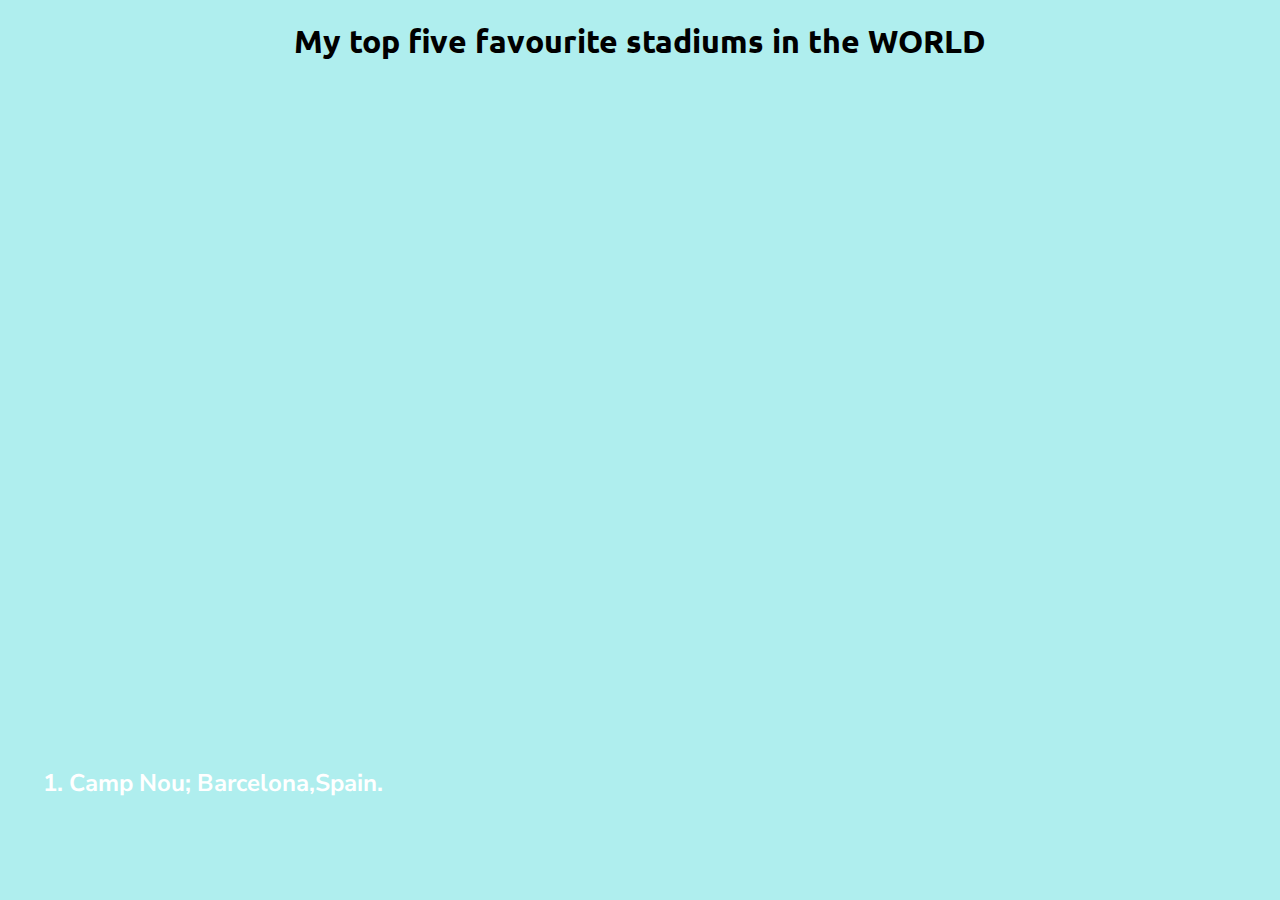
<file: 1)Card Expansion/index.html>
<!DOCTYPE html>
<html lang="en" dir="ltr">

<head>
  <meta charset="utf-8">
  <meta name="viewport" content="width=device-width, initial-scale=1.0">

  <!-- CSS Styles -->
  <link rel="stylesheet" href="styles.css">
  <!-- Google Fonts -->
  <link rel="preconnect" href="https://fonts.googleapis.com">
<link rel="preconnect" href="https://fonts.gstatic.com" crossorigin>
<link href="https://fonts.googleapis.com/css2?family=Nunito+Sans&family=Ubuntu:ital,wght@1,700&display=swap" rel="stylesheet">

  <title>Card Expansion</title>
</head>

<body>
<h1>My top five favourite stadiums in the WORLD</h1>
<div class="container">
  <div class="panel active" style="background-image: url('https://images.unsplash.com/photo-1575343406274-b62ac3a76863?ixid=MnwxMjA3fDB8MHxwaG90by1wYWdlfHx8fGVufDB8fHx8&ixlib=rb-1.2.1&auto=format&fit=crop&w=1227&q=80')">
    <h3>1. Camp Nou; Barcelona,Spain.</h3>
  </div>

  <div class="panel" style="background-image: url('https://wallpapercave.com/wp/wp4043347.jpg')">
    <h3>2. Estadio Maracana; Rio de Janeiro,Brazil.</h3>
  </div>

  <div class="panel" style="background-image: url('https://img.fcbayern.com/image/upload/v1601372223/cms/public/images/fcbayern-com/media/images/homepage/stadien/allianz-arena/arena_ima_111205.jpg')">
    <h3>3. The Allianz Arena; Munich,Germany.</h3>
  </div>

  <div class="panel" style="background-image: url('https://www.businessinsider.in/photo/83514560/a-soccer-fan-is-in-serious-condition-after-falling-at-wembley-stadium-during-a-euro-2020-match.jpg?imgsize=412477')">
    <h3>4. Wembley, London,United Kingdom</h3>
  </div>

  <div class="panel" style="background-image: url('https://wallpaperaccess.com/full/2470726.jpg')">
    <h3>5. San Siro Stadium; Milan,Italy</h3>
  </div>

</div>

  <script src="script.js"></script>
</body>

</html>
</file>
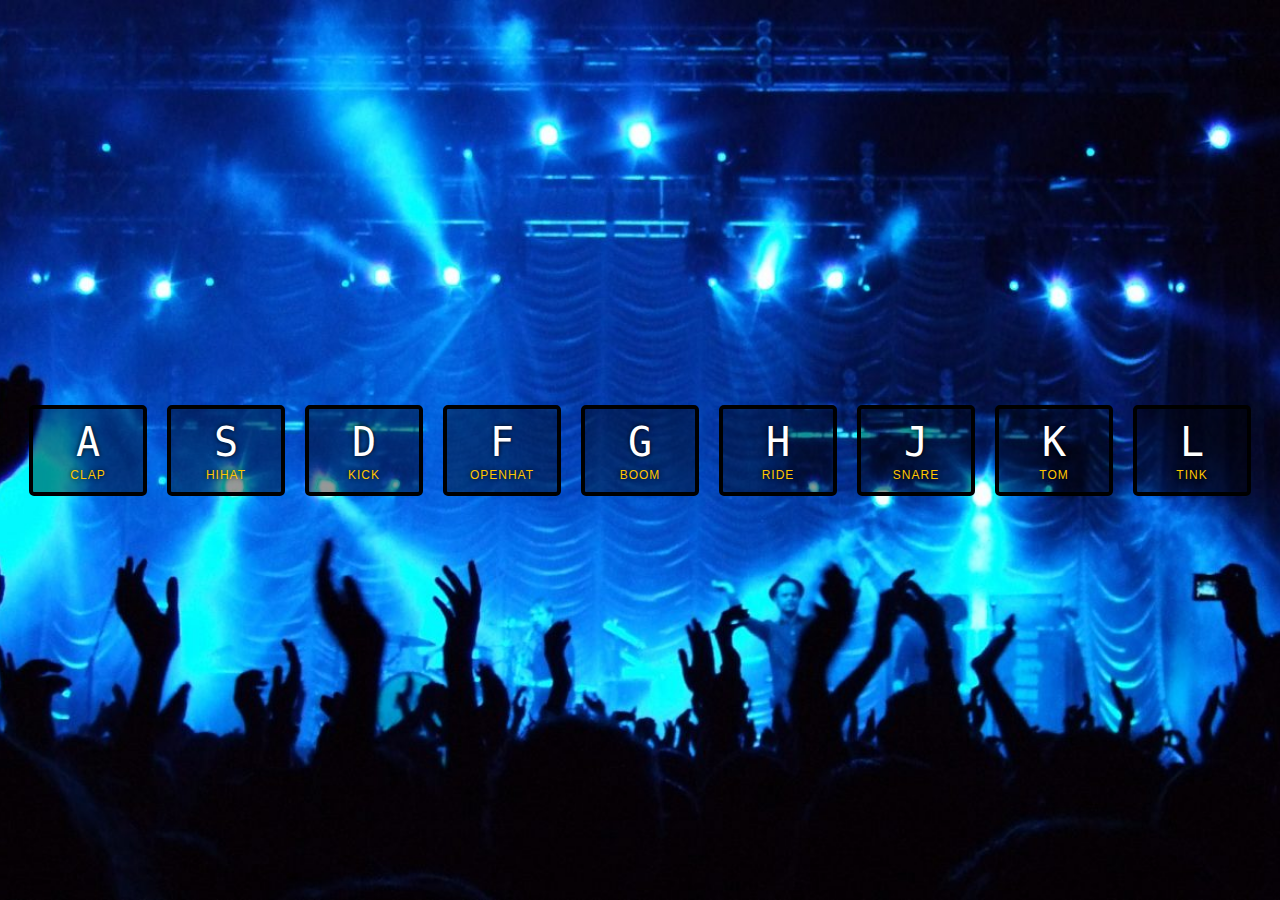
<file: 3)Drum Set/index.html>
<!DOCTYPE html>
<html lang="en">
<head>
  <meta charset="UTF-8">
  <title>JS Drum Kit</title>
  <link rel="stylesheet" href="style.css">
</head>
<body>


  <div class="keys">
    <div data-key="65" class="key">
      <kbd>A</kbd>
      <span class="sound">clap</span>
    </div>
    <div data-key="83" class="key">
      <kbd>S</kbd>
      <span class="sound">hihat</span>
    </div>
    <div data-key="68" class="key">
      <kbd>D</kbd>
      <span class="sound">kick</span>
    </div>
    <div data-key="70" class="key">
      <kbd>F</kbd>
      <span class="sound">openhat</span>
    </div>
    <div data-key="71" class="key">
      <kbd>G</kbd>
      <span class="sound">boom</span>
    </div>
    <div data-key="72" class="key">
      <kbd>H</kbd>
      <span class="sound">ride</span>
    </div>
    <div data-key="74" class="key">
      <kbd>J</kbd>
      <span class="sound">snare</span>
    </div>
    <div data-key="75" class="key">
      <kbd>K</kbd>
      <span class="sound">tom</span>
    </div>
    <div data-key="76" class="key">
      <kbd>L</kbd>
      <span class="sound">tink</span>
    </div>
  </div>

  <audio data-key="65" src="sounds/clap.wav"></audio>
  <audio data-key="83" src="sounds/hihat.wav"></audio>
  <audio data-key="68" src="sounds/kick.wav"></audio>
  <audio data-key="70" src="sounds/openhat.wav"></audio>
  <audio data-key="71" src="sounds/boom.wav"></audio>
  <audio data-key="72" src="sounds/ride.wav"></audio>
  <audio data-key="74" src="sounds/snare.wav"></audio>
  <audio data-key="75" src="sounds/tom.wav"></audio>
  <audio data-key="76" src="sounds/tink.wav"></audio>

<script>
  function removeTransition(e) {
    if (e.propertyName !== 'transform') return;
    e.target.classList.remove('playing');
  }

  function playSound(e) {
    const audio = document.querySelector(`audio[data-key="${e.keyCode}"]`);
    const key = document.querySelector(`div[data-key="${e.keyCode}"]`);
    if (!audio) return;

    key.classList.add('playing');
    audio.currentTime = 0;
    audio.play();
  }

  const keys = Array.from(document.querySelectorAll('.key'));
  keys.forEach(key => key.addEventListener('transitionend', removeTransition));
  window.addEventListener('keydown', playSound);
</script>


</body>
</html>
</file>
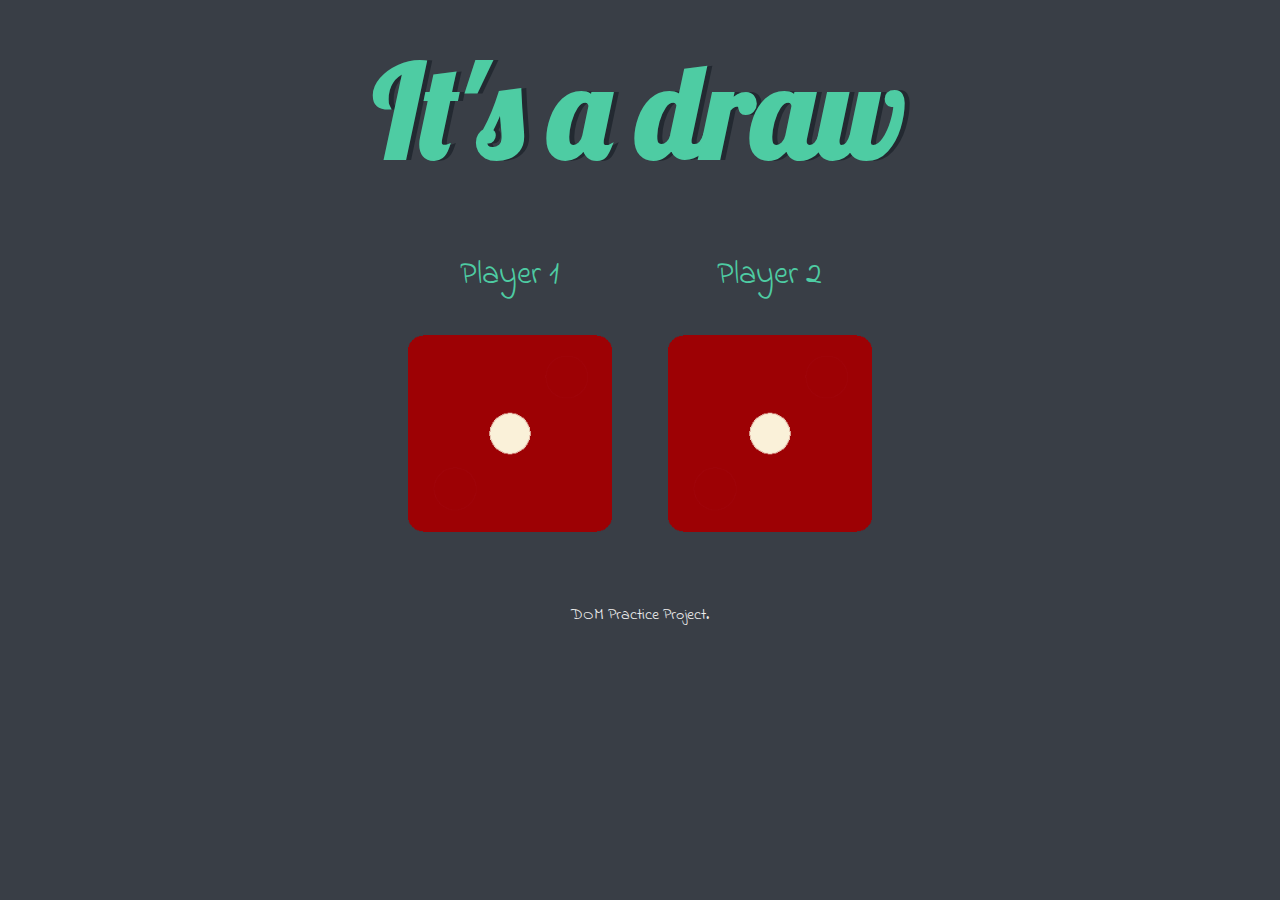
<file: 4)DOM Practice (DICE GAME)/index.html>
<!DOCTYPE html>
<html lang="en" dir="ltr">

<head>
  <meta charset="utf-8">
  <title>Dicee</title>
  <link rel="stylesheet" href="styles.css">
  <link href="https://fonts.googleapis.com/css?family=Indie+Flower|Lobster" rel="stylesheet">

</head>

<body>

  <div class="container">
    <h1>Refresh Me</h1>

    <div class="dice">
      <p>Player 1</p>
      <img class="img1" src="images/dice1.png">
    </div>

    <div class="dice">
      <p>Player 2</p>
      <img class="img2" src="images/dice2.png">
    </div>

  </div>

  <script src="script.js" charset="utf-8"></script>
</body>

<footer>
  DOM Practice Project.
</footer>

</html>
</file>
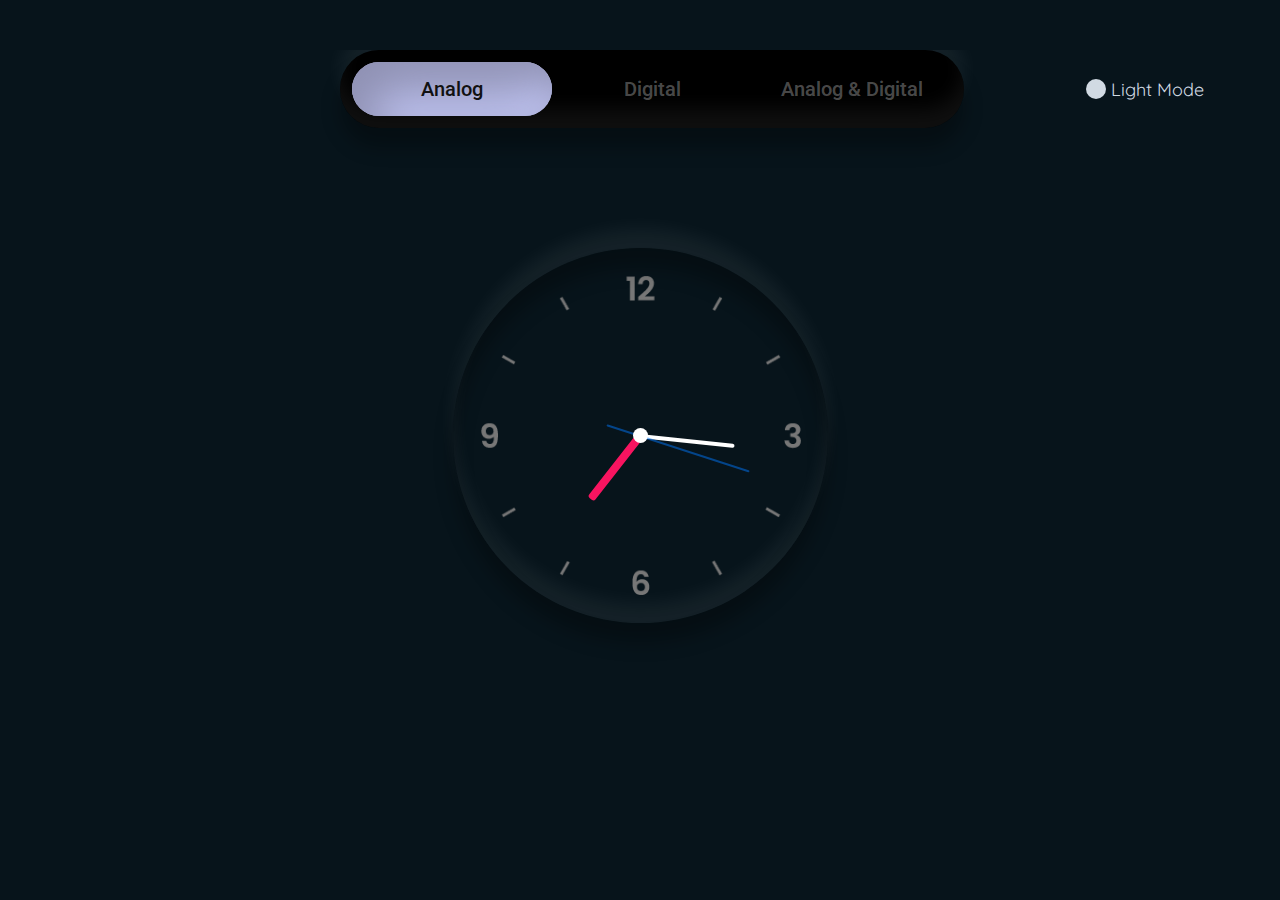
<file: 5) Live Clock/index.html>
<!DOCTYPE html>
<html lang="en">

<head>
    <meta charset="UTF-8">
    <meta http-equiv="X-UA-Compatible" content="IE=edge">
    <meta name="viewport" content="width=device-width, initial-scale=1.0">
    <title>Document</title>
    <link rel="stylesheet" href="style.css">
    <link rel="shortcut icon" type="image/jpg" href="favicon.png" />
    <script src="https://ajax.googleapis.com/ajax/libs/jquery/3.5.1/jquery.min.js"></script>
</head>

<body>
    <div class="main">
        <div class="header">
            <div class="toggleClass" onclick="toggleClass()"></div>
            <div class="tabs">
                <input type="radio" name="tabs" id="radio-1" onclick="tab1()" checked />
                <label for="radio-1" class="tab">Analog</label>
                <input type="radio" name="tabs" id="radio-2" onclick="tab2()" />
                <label for="radio-2" class="tab">Digital</label>
                <input type="radio" name="tabs" id="radio-3" onclick="tab3()" />
                <label for="radio-3" class="tab">Analog & Digital</label>
                <span class="glider"></span>
            </div>
        </div>

        <div id="content1" class="content">
            <div id="analog" class="clock">
                <div class="analog">
                    <div class="hours">
                        <div class="hr" id="hr">

                        </div>
                    </div>

                    <div class="min">
                        <div class="mn" id="mn">

                        </div>
                    </div>

                    <div class="sec">
                        <div class="sc" id="sc">

                        </div>
                    </div>
                </div>
            </div>
        </div>
        <div id="content2" class="content">
            <div id="digital" class="clock digital">
                <div id="time">
                    <div><span id="hour">00</span><span>Hours</span></div>
                    <div><span id="minutes">00</span><span>Minutes</span></div>
                    <div><span id="seconds">00</span><span>Seconds</span></div>
                    <div><span id="ampm">AM</span></div>
                </div>
            </div>
        </div>
        <div id="content3" class="content">
            <div class="clock-container">
                <div class="clock-digital">
                  <div class="date"></div>
                  <div class="time"></div>
                  <div class="day"> </div>
                </div>
                <div class="clock-analog">
                  <div class="spear"></div>
                  <div class="hour"></div>
                  <div class="minute"></div>
                  <div class="second"></div>
                  <div class="dail"></div>
                </div>
              </div>
        </div>
    </div>
    <script src="main.js"></script>
    <!-- partial -->
    
</body>

</html>
</file>
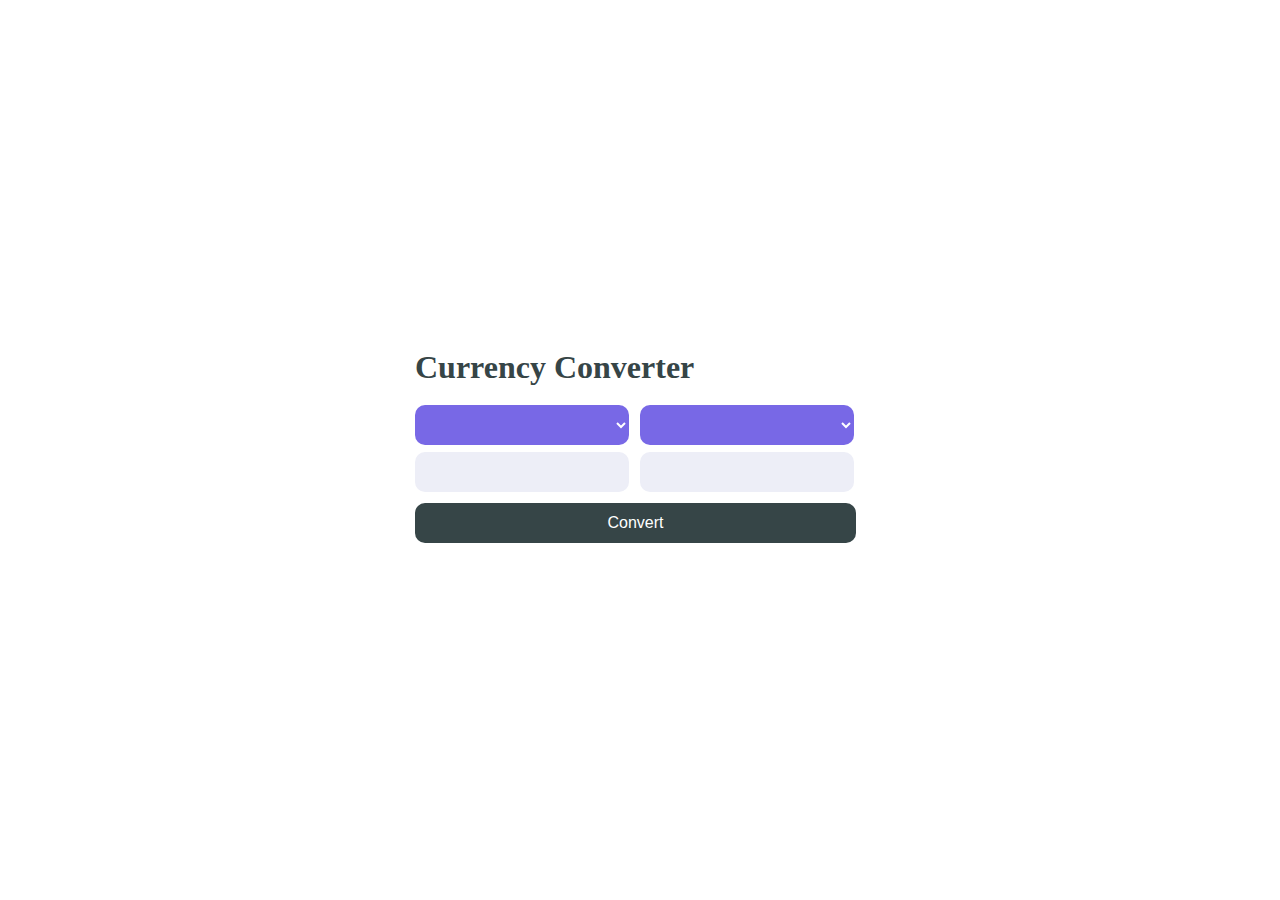
<file: Currency Converter/index.html>
<!DOCTYPE html>
<html lang="en">
<head>
    <meta charset="UTF-8">
    <meta http-equiv="X-UA-Compatible" content="IE=edge">
    <meta name="viewport" content="width=device-width, initial-scale=1.0">
    <title>Currency Converter</title>
    <link rel="stylesheet" href="style.css">
</head>
<body>
    <div class="container">
        <h1>Currency Converter</h1>
        <div class="box">
            <div class="left-box">
                <select name="currency" class="currency"></select>
                <input type="number" name="" id="num">
            </div>
            <div class="right-box">
                <select name="currency" class="currency"></select>
                <input type="text" name="" id="ans" disabled>
            </div>
        </div>
        <button class="btn" id="btn">Convert</button>
    </div>

    <script src="main.js"></script>
</body>
</html>
</file>
<file: 1)Card Expansion/styles.css>
h1 {
  font-family: 'Ubuntu', sans-serif;
}

body {
  background-color: #AFEEEE;
  text-align: center;
}

/* CONTAINER STYLING */
.container {
  display: flex;

}

.panel {
  background-size: auto 100%;
  background-repeat: no-repeat;
  background-position: center;
  height: 80vh;
  border-radius: 50px;
  cursor: pointer;
  flex: 0.5;
  position: relative;
  margin: 15px;
  transition: flex 0.6s ease-in;
}

.panel h3 {
  font-family: 'Nunito Sans', sans-serif;
  color: white;
  font-size: 24px;
  position: absolute;
  bottom: 20px;
  left: 20px;
  margin: 0;
  opacity: 0;
}

.panel.active {
  flex: 5;
}

.panel.active h3 {
  opacity: 1;
  transition: opacity 0.3s ease-in 0.4s;
}
</file>
<file: 3)Drum Set/style.css>
html {
  font-size: 10px;
  background: url('./concertBanner.jpg') bottom center;
  background-size: cover;
}

body,html {
  margin: 0;
  padding: 0;
  font-family: sans-serif;
}

.keys {
  display: flex;
  flex: 1;
  min-height: 100vh;
  align-items: center;
  justify-content: center;
}

.key {
  border: .4rem solid black;
  border-radius: .5rem;
  margin: 1rem;
  font-size: 1.5rem;
  padding: 1rem .5rem;
  transition: all .07s ease;
  width: 10rem;
  text-align: center;
  color: white;
  background: rgba(0,0,0,0.4);
  text-shadow: 0 0 .5rem black;
}

.playing {
  transform: scale(1.1);
  border-color: #ffc600;
  box-shadow: 0 0 1rem #ffc600;
}

kbd {
  display: block;
  font-size: 4rem;
}

.sound {
  font-size: 1.2rem;
  text-transform: uppercase;
  letter-spacing: .1rem;
  color: #ffc600;
}
</file>
<file: 4)DOM Practice (DICE GAME)/styles.css>
.container {
  width: 70%;
  margin: auto;
  text-align: center;
}

.dice {
  text-align: center;
  display: inline-block;

}

body {
  background-color: #393E46;
}

h1 {
  margin: 30px;
  font-family: 'Lobster', cursive;
  text-shadow: 5px 0 #232931;
  font-size: 8rem;
  color: #4ECCA3;
}

p {
  font-size: 2rem;
  color: #4ECCA3;
  font-family: 'Indie Flower', cursive;
}

img {
  width: 80%;
}

footer {
  margin-top: 5%;
  color: #EEEEEE;
  text-align: center;
  font-family: 'Indie Flower', cursive;

}
</file>
<file: 5) Live Clock/style.css>
@import url('https://fonts.googleapis.com/css2?family=Roboto:wght@300;500&display=swap');  
@import url('https://fonts.googleapis.com/css2?family=Quicksand:wght@500&display=swap');
@import url("https://fonts.googleapis.com/css?family=BenchNine:300,400");

*{  
    padding: 0;  
    margin: 0;  
    box-sizing: border-box;  
    font-family: 'Roboto', sans-serif  
}
/* Body */
body{
    font-family: "Inter",sans-serif;
    background: #07141b;
    transition: .5s;  
}

body.light {
    background: #d1dae3;
}

/* Main Container */
.main{  
	width: 100%;  
	margin: 50px auto;  
	position: relative;  
	overflow: hidden;  
	height: 650px;  
}

/* Header */
.header{
    display: flex;
    justify-content: center;
    align-items: center;
}
    /* Navigation Menu */
.tabs{
    display: flex;
    background-color: #000;
    box-shadow: 0em -1.2em 1.2em rgba(255, 255, 255, 0.06),
                inset 0em -1.2em 1.2em rgba(255, 255, 255, 0.06),
                0em 1.2em 1.2em rgba(0, 0, 0, 0.3),
                inset 0em 1.2em 1.2em rgba(0, 0, 0, 0.3);
    padding: 0.75rem;
    border-radius: 99px;
	transition: .5s;
}
body.light .tabs{
    
    background-color: #d1dae3;
    box-shadow:  20px 20px 43px #b2b9c1,
             -20px 20px 43px #f0fbff;
}
.tabs *{
    z-index: 2;
}
input[type=radio]{
    display: none;
}
.tab{
    display: flex;
    align-items: center;
    justify-content: center;
    height: 54px;
    width: 200px;
    font-size: 1.25rem;
    font-weight: 500;
    border-radius: 99px;
    cursor: pointer;
    color: rgba(255, 255, 255, 0.3);
    transition: color 0.15s ease-in;
}
body.light .tab{
                     color: rgba(17, 17, 17, 0.253);
}
input[type=radio]:checked+label{
    color: #111;
}
input[id=radio-1]:checked+label~.glider{
    transform: translateX(0);
}
input[id=radio-2]:checked+label~.glider{
    transform: translateX(100%);
}
input[id=radio-3]:checked+label~.glider{
    transform: translateX(200%);
}
.glider{
    position: absolute;
    display: flex;
    height: 54px;
    width: 200px;
    background-color: #a8abd3;
    box-shadow: inset 20px 20px 43px #8f91b3,
            inset -20px -20px 43px #c1c5f3;
    z-index: 1;
    border-radius: 99px;
    transition: 0.25s ease-out;
}
body.light .glider{
    box-shadow: inset 20px 20px 43px #b2b9c1,
            inset -20px -20px 43px #f0fbff;
}

    /* Mode Switch */
.toggleClass {
    position: relative;
    right: -60%;
    width: 20px;
    margin: 2px;
    height: 20px;
    font-size: 18px;
    border-radius: 50%;
    background: #d1dae3;
    color: #d1dae3;
    font-family: 'Quicksand', sans-serif;
    cursor: pointer;
    display: flex;
    align-items: center;
}
.toggleClass:before {
    position: absolute;
    content: 'Light Mode';
    white-space: nowrap;
    left: 25px;
}
body.light .toggleClass {
    background: #091921;
    color: #091921;
    content: 'Dark Mode';
}
body.light .toggleClass:before {
    content: 'Dark Mode';
    white-space: nowrap;
}
/* Content */
.content{  
	 background: #07141b;  
	 position: absolute;  
	 padding: 20px;  
	 color: #fff;
	 width: 100%;
	 margin-top: 50px;  
	 transform: translateX(100%);  
	 transition: .5s;  
} 
body.light .content{
	background: #d1dae3;
}  
  
#content1{  
	 transform: translateX(0px);  
}   

/* Clock */
.clock{
    display: flex;
    justify-content: center;
    align-items: center;
    margin-top: 50px;
} 
 
/* Analog Clock */
.analog {
    width: 375px;
    height: 375px;
    display: flex;
    justify-content: center;
    align-items: center;
    background: url(clock.png);
    background-size: cover;
    border: 4px;
    /* box-shadow: 15px 15px 15px rgba(255, 255, 255, 0.5); */
    box-shadow: 0em -1.2em 1.2em rgba(255, 255, 255, 0.06),
                inset 0em -1.2em 1.2em rgba(255, 255, 255, 0.06),
                0em 1.2em 1.2em rgba(0, 0, 0, 0.3),
                inset 0em 1.2em 1.2em rgba(0, 0, 0, 0.3);
    border-radius: 50%;
    
    transform: translateX(0px); 
}

body.light .analog {
    box-shadow: 0em -1.2em 1.2em rgba(255, 255, 255, 0.3),
                inset 1em 1em -1em rgba(255, 255, 255, 0.3),
                0em -1.2em -1.2em rgba(0, 0, 0, 0.5),
                inset 1em -1em 1em rgba(0, 0, 0, 0.1);
}

.analog :hover {
    cursor: pointer;

}
/* The small circle int the center */
.analog:before {
    content: '';
    position: absolute;
    width: 15px;
    height: 15px;
    background: rgb(255, 255, 255);
    border-radius: 50%;

    z-index: 10000;
}

body.light .analog:before {
    background: #1a74be;
}


.analog .hours,
.analog .min,
.analog .sec {
    position: absolute;
}

/* length of respective arms; */
.analog .hours, .hr {
    width: 160px;
    height: 160px;
} 

.analog .min, .mn {
    width: 190px;
    height: 190px;
}

.analog .sec, .sc {
    width: 230px;
    height: 230px;
}


.hr, .mn, .sc {
    display: flex;
    justify-content: center;
    /* align-items: center; */
    position: absolute;
    border-radius: 50%;
    
}


.hr:before {
    content: '';
    position: absolute;
    width: 7.5px;
    height: 80px;
    background: #f81460;
    z-index: 10;
    border-radius: 2.8px;
}

.mn:before {
    content: '';
    position: absolute;
    width: 3.5px;
    height: 100px;
    background: #ffffff;
    z-index: 11;
    border-radius: 3px;
}

body.light .mn:before {
    background: #091921;

}

.sc:before {
    content: '';
    position: absolute;
    width: 2px;
    height: 150px;
    background: #0075fa80;
    z-index: 12;
    border-radius: 3px;
}

/* Digital Clock */
.digital #time{
    margin-top: 50px;
    display: flex;
    
}

.digital #time div{
    position: relative;
    margin: 0 5px;
    -webkit-box-reflect: below 1px linear-gradient(transparent,#0004);
}

.digital #time div span{
    position: relative;
    display: block;
    width: 160px;
    height: 120px;
    background: #2196f3;
    color: #fff;
    font-weight: 300;
    display: flex;
    justify-content: center;
    align-items: center;
    font-size: 5em;
    z-index: 10;
    box-shadow: 0 0 0 1px rgba(0, 0, 0, 0.2);
}

.digital #time div span:nth-child(2){
    height: 30px;
    font-size: 1em;
    letter-spacing: 0.2em;
    font-weight: 500;
    z-index: 9;
    box-shadow: none;
    background: #127fd6;
    text-transform: uppercase;
}

.digital #time div:nth-last-child(2) span{
    background: #ff006a;
}

.digital #time div:nth-last-child(2) span:nth-child(2){
    background: #ec0062;
}

.digital #time div:nth-last-child(1) span{
    position: absolute;
    bottom: 0;
    width: 60px;
    height: 40px;
    font-size: 1.5em;
    font-weight: 500;
    background: #fff;
    color: #000;
    -webkit-box-reflect: below 1px linear-gradient(transparent,#0004);
}

/* Digital & Analog clock */

.clock-container {
    position: fixed;
    margin-top: 150px;
    left: 50%;
    top: 200%;
    transform: translate(-50%, -50%);
    width: 480px;
    height: 480px;
    border-radius: 50%;
    overflow: hidden;
    background: #111;
    box-shadow: 0 0 25px 3px #000, 0 0 10px rgba(0, 0, 0, 0.8) inset;
}
body.light .clock-container{
    box-shadow: 0 0 25px 3px #fff, 0 0 10px rgba(255, 255, 255, 0.8) inset;
}

.clock-container .spear {
  position: absolute;
  width: 220px;
  height: 1px;
  background: red;
  left: 50%;
  top: 50%;
  transform: translateY(-50%);
  z-index: 200;
  box-shadow: 0 3px 3px rgba(0, 0, 0, 0.4);
}
.clock-container .spear:after {
  content: '';
  position: absolute;
  border: 7px solid transparent;
  border-right-color: red;
  right: 0;
  top: -7px;
}
.clock-container .spear:before {
  content: '';
  position: absolute;
  border: 7px solid transparent;
  border-left-color: red;
  left: 2px;
  top: -7px;
}
.clock-container .clock-analog {
  width: 440px;
  height: 440px;
  border-radius: 50%;
  margin: 20px;
  background: #fff;
  z-index: 5;
  position: relative;
  box-shadow: 0 0 25px 3px #000 inset;
}
.clock-container .clock-analog .second, 
.clock-container .clock-analog .minute, 
.clock-container .clock-analog .hour {
  width: 20px;
  height: 20px;
  position: absolute;
  left: 0;
  top: 0;
  right: 0;
  bottom: 0;
  margin: auto;
  z-index: 100;
  transition: 0.2s 0.2s ease-in;
  transform: rotate(90deg);
}
.clock-container .clock-analog .second span, 
.clock-container .clock-analog .minute span, 
.clock-container .clock-analog .hour span {
  position: absolute;
  width: 20px;
  height: 20px;
  line-height: 20px;
  text-align: center;
  transform-origin: 50%;
  z-index: 5;
}
.clock-container .clock-analog .second span, 
.clock-container .clock-analog .hour span{
  color: #111;
}
.clock-container .clock-analog .second span:after, 
.clock-container .clock-analog .minute span:after, 
.clock-container .clock-analog .hour span:after {
  content: '';
  width: 4px;
  height: 1px;
  background: #000;
  position: absolute;
  left: 130%;
  top: -10%;
  opacity: 0.3;
}
.clock-container .clock-analog .second span:nth-child(5n + 2):after, 
.clock-container .clock-analog .minute span:nth-child(5n + 2):after, 
.clock-container .clock-analog .hour span:nth-child(5n + 2):after {
  width: 7px;
  opacity: 1;
  left: 110%;
}
.clock-container .clock-analog .hour {
  z-index: 150;
  font-size: 32px;
  font-weight: 400;
}
.clock-container .clock-analog .hour span:after {
  opacity: 1;
  width: 4px;
  height: 1px;
  color: #666;
  transform: translate(5px, 12px);
}
.clock-container .clock-analog .hour:after {
  content: '';
  background: #fff;
  position: absolute;
  left: 50%;
  top: 50%;
  transform: translate(-50%, -50%);
  width: 250px;
  height: 250px;
  border-radius: 50%;
  box-shadow: 0 0 15px 2px rgba(0, 0, 0, 0.6) inset;
}
.clock-container .clock-analog .minute {
  color: #fff;
  font-size: 16px;
}
.clock-container .clock-analog .minute span:after {
  background: #fff;
  transform: translate(10px, -7px) rotate(-9deg);
}
.clock-container .clock-analog .minute:after {
  content: '';
  background: #333;
  position: absolute;
  left: 50%;
  top: 50%;
  transform: translate(-50%, -50%);
  width: 350px;
  height: 350px;
  border-radius: 50%;
  box-shadow: 0 0 25px 2px #000 inset;
}
.clock-container .clock-analog .second {
  font-size: 12px;
}
.clock-container .clock-analog .second span:after {
  transform: translate(5px, -10px);
}
.clock-container .clock-analog .dail {
  width: 20px;
  height: 20px;
  position: absolute;
  left: 0;
  top: 0;
  right: 0;
  bottom: 0;
  margin: auto;
  z-index: 100;
}
.clock-container .clock-analog .dail span {
  width: 20px;
  height: 20px;
  line-height: 20px;
  transform-origin: 50%;
  text-indent: 1000px;
  overflow: hidden;
  position: absolute;
}
.clock-container .clock-analog .dail span:after {
  content: '';
  position: absolute;
  width: 4px;
  height: 4px;
  border-radius: 50%;
  background-color: #7d7e7d;
  *zoom: 1;
  filter: progid:DXImageTransform.Microsoft.gradient(gradientType=1, startColorstr='#FF7D7E7D', endColorstr='#FF0E0E0E');
  background-image: url('[data-uri]');
  background-size: 100%;
  background-image: linear-gradient(to right, #7d7e7d 0%, #0e0e0e 100%);
  left: 50%;
  top: 50%;
  transform: translate(-50%, -50%);
}
.clock-container .clock-analog .dail span:nth-child(5n + 1):after {
  width: 8px;
}
.clock-container .clock-digital {
  position: absolute;
  z-index: 200;
  height: 444px;
  width: 224px;
  background: #090909;
  left: 18px;
  top: 18px;
  border-radius: 220px 0 0 220px;
  box-shadow: 5px 0 15px #000;
}
.clock-container .clock-digital:after {
  content: '';
  position: absolute;
  border: 15px solid #8e0a0a;
  border-right: none;
  height: 400px;
  width: 200px;
  border-radius: 220px 0 0 220px;
  left: 2px;
  top: 10px;
}
.clock-container .clock-digital .time {
  background: #111;
  position: absolute;
  right: 20px;
  top: 50%;
  transform: translateY(-50%);
  color: #fff;
  border-radius: 50px;
  font-size: 24px;
  padding: 2px 20px;
  box-shadow: 0 0 15px #000 inset;
}
.clock-container .clock-digital .day {
  background: #111;
  position: absolute;
  right: 20px;
  bottom: 100px;
  color: #fff;
  border-radius: 20px;
  box-shadow: 0 0 15px #000 inset;
  padding: 2px 20px;
  font-size: 16px;
}
.clock-container .clock-digital .date {
  background: #111;
  position: absolute;
  right: 20px;
  top: 100px;
  color: #fff;
  border-radius: 20px;
  font-size: 16px;
  box-shadow: 0 0 10px #000 inset;
  padding: 2px 20px;
}
</file>
<file: Currency Converter/style.css>
*{
    margin: 0;
    padding: 0;
    box-sizing: border-box;
}
body{
    height: 100vh;
    display: flex;
    justify-content: center;
    align-items: center;
}
.container{
    width: 450px;
}
h1{
    color: #364547;
    margin-bottom: 0.5em;
}
.container .box{
    width: 100%;
    display: flex;
}
.box div{
    width: 100%;
}
select{
    width: 95%;
    height: 40px;
    font-size: 1em;
    cursor: pointer;
    outline: none;
    background: #7868e6;
    color: white;
    margin: 0.2em 0;
    padding: 0 1em;
    border-radius: 10px;
    border: none;
}
input{
    width: 95%;
    height: 40px;
    font-size: 1em;
    margin: 0.2em 0;
    border-radius: 10px;
    border: none;
    background: #edeef7;
    outline: none;
    padding: 0 1em;
}
.btn{
    width: 98%;
    height: 40px;
    background: #364547;
    color: white;
    border-radius: 10px;
    border: none;
    cursor: pointer;
    font-size: 1em;
    margin: 0.5em 0;
}
</file>
